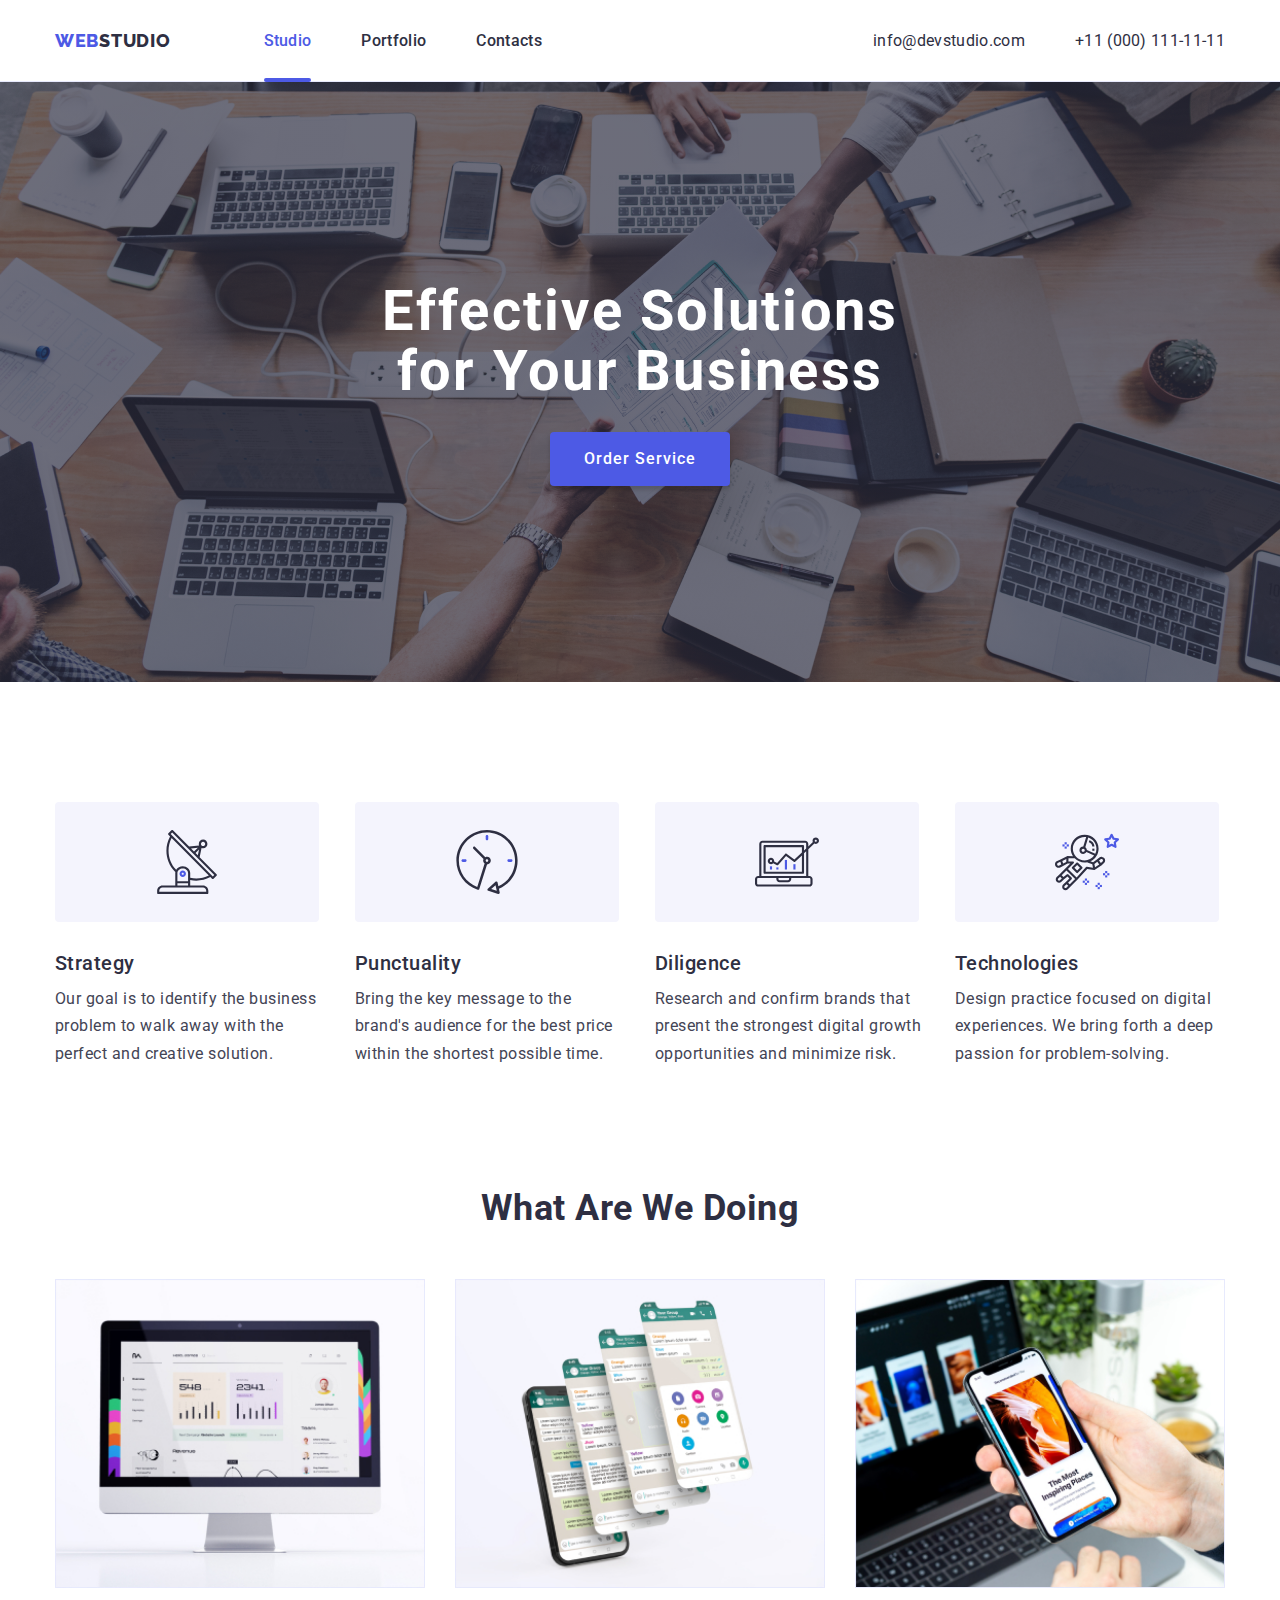
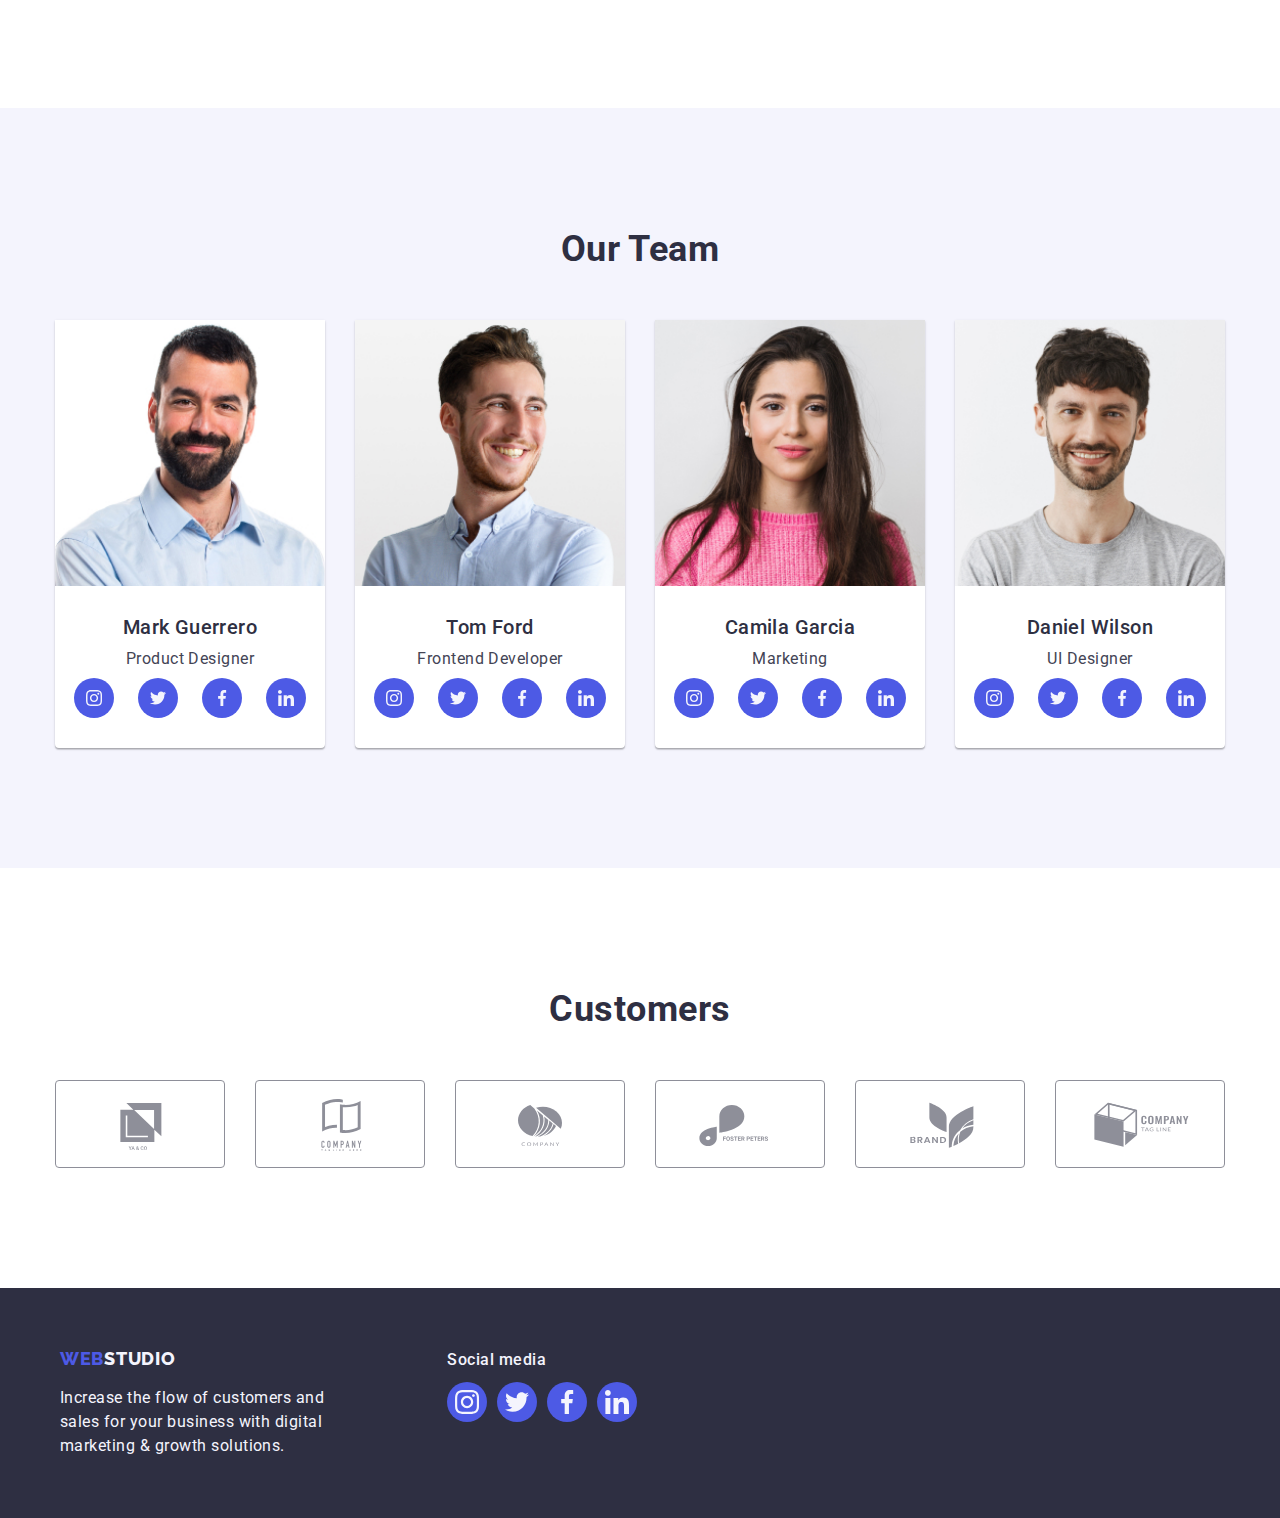
<file: index.html>
<!DOCTYPE html>
<html lang="en">
  <head>
    <meta charset="UTF-8" />
    <meta name="viewport" content="width=device-width, initial-scale=1.0" />
    <title>Studio</title>

    <!-- Fonts -->
    <link rel="preconnect" href="https://fonts.googleapis.com " />
    <link rel="preconnect" href="https://fonts.gstatic.com " crossorigin />
    <link
      href="https://fonts.googleapis.com/css2?family=Raleway:wght@800&family=Roboto:wght@400;500;700;900&display=swap"
      rel="stylesheet"
    />

    <!-- CSS Normalizer -->
    <link
      rel="stylesheet"
      href="https://cdnjs.cloudflare.com/ajax/libs/modern-normalize/1.0.0/modern-normalize.min.css"
    />
    <!-- CSS -->
    <link rel="stylesheet" href="./css/styles.css" />
  </head>

  <!-- Body -->
  <body>
    <!-- Header -->
    <header class="page-header">
      <div class="container menu">
        <nav class="navigation">
          <a class="logo-link" href="./index.html"
            ><span class="logo">WEB</span><span class="studio">STUDIO</span>
          </a>

          <ul class="nav-menu list">
            <li class="item">
              <a class="page current link" href="./index.html">Studio</a>
            </li>
            <li class="item">
              <a class="page link" href="./portfolio.html">Portfolio</a>
            </li>
            <li class="item">
              <a class="page link" href="#">Contacts</a>
            </li>
          </ul>
        </nav>
        <ul class="contacts-menu list">
          <li class="item">
            <a class="contact link" href="mailto:info@devstudio.com"
              >info@devstudio.com</a
            >
          </li>
          <li class="item">
            <a class="contact link" href="tel:+110001111111"
              >+11 (000) 111-11-11</a
            >
          </li>
        </ul>
      </div>
    </header>

    <!-- Main -->
    <main>
      <!-- Hero section-->
      <section class="hero">
        <div class="container">
          <h1 class="hero-title">
            Effective Solutions <br />for Your Business
          </h1>
          <button class="button primary" type="button" data-modal-open>
            Order Service
          </button>
        </div>
      </section>

      <!-- Benefits section-->
      <section class="section">
        <div class="container">
          <ul class="benefits list">
            <li class="item">
              <div class="icon">
                <svg class="antenna" width="64" height="64">
                  <use href="./images/icons.svg#icon-antenna"></use>
                </svg>
              </div>
              <h3 class="title">Strategy</h3>
              <p class="description">
                Our goal is to identify the business <br />problem to walk away
                with the <br />perfect and creative solution.
              </p>
            </li>
            <li class="item">
              <div class="icon">
                <svg class="antenna" width="64" height="64">
                  <use href="./images/icons.svg#icon-clock"></use>
                </svg>
              </div>
              <h3 class="title">Punctuality</h3>
              <p class="description">
                Bring the key message to the <br />brand's audience for the best
                price <br />within the shortest possible time.
              </p>
            </li>
            <li class="item">
              <div class="icon">
                <svg class="antenna" width="64" height="64">
                  <use href="./images/icons.svg#icon-diagram"></use>
                </svg>
              </div>
              <h3 class="title">Diligence</h3>
              <p class="description">
                Research and confirm brands that <br />present the strongest
                digital growth <br />opportunities and minimize risk.
              </p>
            </li>
            <li class="item">
              <div class="icon">
                <svg class="antenna" width="64" height="64">
                  <use href="./images/icons.svg#icon-astronaut"></use>
                </svg>
              </div>
              <h3 class="title">Technologies</h3>
              <p class="description">
                Design practice focused on digital <br />experiences. We bring
                forth a deep <br />passion for problem-solving.
              </p>
            </li>
          </ul>
        </div>
      </section>

      <!-- What We Do section -->
      <section class="section no-top-padding">
        <div class="container">
          <h2 class="section-title">What Are We Doing</h2>
          <ul class="what-we-do list">
            <li class="item">
              <img
                src="images/image-1.jpg"
                alt="iMac"
                width="360"
                height="300"
                class="image"
              />
            </li>
            <li class="item">
              <img
                src="images/image-2.jpg"
                alt="mobile phone with cascading screen images"
                width="360"
                height="300"
                class="image"
              />
            </li>
            <li class="item">
              <img
                src="images/image-3.jpg"
                alt="mobile phone on hand and laptop in the background"
                width="360"
                height="300"
                class="image"
              />
            </li>
          </ul>
        </div>
      </section>

      <!-- Team section -->
      <section class="section bg-team">
        <div class="container">
          <h2 class="section-title">Our Team</h2>
          <ul class="team list">
            <li class="item">
              <img
                src="images/guerrero-m.jpg"
                alt="Mark Guerrero"
                width="264"
                height="260"
                class="image"
              />
              <h3 class="name">Mark Guerrero</h3>
              <p class="position">Product Designer</p>
              <ul class="social-team list">
                <li class="icon-item">
                  <a
                    class="link"
                    href="https://instagram.com"
                    target="_blank"
                    rel="noopener noreferrer"
                    aria-label="Link to Instagram"
                  >
                    <svg class="icon" width="16" height="16">
                      <use href="./images/icons.svg#icon-instagram"></use>
                    </svg>
                  </a>
                </li>
                <li class="icon-item">
                  <a
                    class="link"
                    href="https://twitter.com"
                    target="_blank"
                    rel="noopener noreferrer"
                    aria-label="Link to Twitter"
                  >
                    <svg class="icon" width="16" height="16">
                      <use href="./images/icons.svg#icon-twitter"></use>
                    </svg>
                  </a>
                </li>
                <li class="icon-item">
                  <a
                    class="link"
                    href="https://facebook.com"
                    target="_blank"
                    rel="noopener noreferrer"
                    aria-label="Link to Facebook"
                  >
                    <svg class="icon" width="16" height="16">
                      <use href="./images/icons.svg#icon-facebook"></use>
                    </svg>
                  </a>
                </li>
                <li class="icon-item">
                  <a
                    class="link"
                    href="https://linkedin.com"
                    target="_blank"
                    rel="noopener noreferrer"
                    aria-label="Link to LinkedIn"
                  >
                    <svg class="icon" width="16" height="16">
                      <use href="./images/icons.svg#icon-linkedin"></use>
                    </svg>
                  </a>
                </li>
              </ul>
            </li>
            <li class="item">
              <img
                src="images/ford-t.jpg"
                alt="Tom Ford"
                width="264"
                height="260"
                class="image"
              />
              <h3 class="name">Tom Ford</h3>
              <p class="position">Frontend Developer</p>
              <ul class="social-team list">
                <li class="icon-item">
                  <a
                    class="link"
                    href="https://instagram.com"
                    target="_blank"
                    rel="noopener noreferrer"
                    aria-label="Link to Instagram"
                  >
                    <svg class="icon" width="16" height="16">
                      <use href="./images/icons.svg#icon-instagram"></use>
                    </svg>
                  </a>
                </li>
                <li class="icon-item">
                  <a
                    class="link"
                    href="https://twitter.com"
                    target="_blank"
                    rel="noopener noreferrer"
                    aria-label="Link to Twitter"
                  >
                    <svg class="icon" width="16" height="16">
                      <use href="./images/icons.svg#icon-twitter"></use>
                    </svg>
                  </a>
                </li>
                <li class="icon-item">
                  <a
                    class="link"
                    href="https://facebook.com"
                    target="_blank"
                    rel="noopener noreferrer"
                    aria-label="Link to Facebook"
                  >
                    <svg class="icon" width="16" height="16">
                      <use href="./images/icons.svg#icon-facebook"></use>
                    </svg>
                  </a>
                </li>
                <li class="icon-item">
                  <a
                    class="link"
                    href="https://linkedin.com"
                    target="_blank"
                    rel="noopener noreferrer"
                    aria-label="Link to LinkedIn"
                  >
                    <svg class="icon" width="16" height="16">
                      <use href="./images/icons.svg#icon-linkedin"></use>
                    </svg>
                  </a>
                </li>
              </ul>
            </li>
            <li class="item">
              <img
                src="images/garcia-c.jpg"
                alt="camila Garcia"
                width="264"
                height="260"
                class="image"
              />
              <h3 class="name">Camila Garcia</h3>
              <p class="position">Marketing</p>
              <ul class="social-team list">
                <li class="icon-item">
                  <a
                    class="link"
                    href="https://instagram.com"
                    target="_blank"
                    rel="noopener noreferrer"
                    aria-label="Link to Instagram"
                  >
                    <svg class="icon" width="16" height="16">
                      <use href="./images/icons.svg#icon-instagram"></use>
                    </svg>
                  </a>
                </li>
                <li class="icon-item">
                  <a
                    class="link"
                    href="https://twitter.com"
                    target="_blank"
                    rel="noopener noreferrer"
                    aria-label="Link to Twitter"
                  >
                    <svg class="icon" width="16" height="16">
                      <use href="./images/icons.svg#icon-twitter"></use>
                    </svg>
                  </a>
                </li>
                <li class="icon-item">
                  <a
                    class="link"
                    href="https://facebook.com"
                    target="_blank"
                    rel="noopener noreferrer"
                    aria-label="Link to Facebook"
                  >
                    <svg class="icon" width="16" height="16">
                      <use href="./images/icons.svg#icon-facebook"></use>
                    </svg>
                  </a>
                </li>
                <li class="icon-item">
                  <a
                    class="link"
                    href="https://linkedin.com"
                    target="_blank"
                    rel="noopener noreferrer"
                    aria-label="Link to LinkedIn"
                  >
                    <svg class="icon" width="16" height="16">
                      <use href="./images/icons.svg#icon-linkedin"></use>
                    </svg>
                  </a>
                </li>
              </ul>
            </li>
            <li class="item">
              <img
                src="images/wilson-d.jpg"
                alt="Daniel Wilson"
                width="264"
                height="260"
                class="image"
              />
              <h3 class="name">Daniel Wilson</h3>
              <p class="position">UI Designer</p>
              <ul class="social-team list">
                <li class="icon-item">
                  <a
                    class="link"
                    href="https://instagram.com"
                    target="_blank"
                    rel="noopener noreferrer"
                    aria-label="Link to Instagram"
                  >
                    <svg class="icon" width="16" height="16">
                      <use href="./images/icons.svg#icon-instagram"></use>
                    </svg>
                  </a>
                </li>
                <li class="icon-item">
                  <a
                    class="link"
                    href="https://twitter.com"
                    target="_blank"
                    rel="noopener noreferrer"
                    aria-label="Link to Twitter"
                  >
                    <svg class="icon" width="16" height="16">
                      <use href="./images/icons.svg#icon-twitter"></use>
                    </svg>
                  </a>
                </li>
                <li class="icon-item">
                  <a
                    class="link"
                    href="https://facebook.com"
                    target="_blank"
                    rel="noopener noreferrer"
                    aria-label="Link to Facebook"
                  >
                    <svg class="icon" width="16" height="16">
                      <use href="./images/icons.svg#icon-facebook"></use>
                    </svg>
                  </a>
                </li>
                <li class="icon-item">
                  <a
                    class="link"
                    href="https://linkedin.com"
                    target="_blank"
                    rel="noopener noreferrer"
                    aria-label="Link to LinkedIn"
                  >
                    <svg class="icon" width="16" height="16">
                      <use href="./images/icons.svg#icon-linkedin"></use>
                    </svg>
                  </a>
                </li>
              </ul>
            </li>
          </ul>
        </div>
      </section>

      <!-- Customers section -->
      <section class="section">
        <div class="container">
          <h2 class="section-title">Customers</h2>
          <ul class="partners list">
            <li class="item">
              <a class="link" href="" aria-label="Client1">
                <svg class="icon" width="104" height="56">
                  <use href="./images/icons.svg#icon-client1"></use>
                </svg>
              </a>
            </li>
            <li class="item">
              <a class="link" href="" aria-label="Client2">
                <svg class="icon" width="104" height="56">
                  <use href="./images/icons.svg#icon-client2"></use>
                </svg>
              </a>
            </li>
            <li class="item">
              <a class="link" href="" aria-label="Client3">
                <svg class="icon" width="104" height="56">
                  <use href="./images/icons.svg#icon-client3"></use>
                </svg>
              </a>
            </li>
            <li class="item">
              <a class="link" href="" aria-label="Client4">
                <svg class="icon" width="104" height="56">
                  <use href="./images/icons.svg#icon-client4"></use>
                </svg>
              </a>
            </li>
            <li class="item">
              <a class="link" href="" aria-label="Client5">
                <svg class="icon" width="104" height="56">
                  <use href="./images/icons.svg#icon-client5"></use>
                </svg>
              </a>
            </li>
            <li class="item">
              <a class="link" href="" aria-label="Client6">
                <svg class="icon" width="104" height="56">
                  <use href="./images/icons.svg#icon-client6"></use>
                </svg>
              </a>
            </li>
          </ul>
        </div>
      </section>
    </main>

    <!-- Footer -->
    <footer class="page-footer">
      <div class="container">
        <!-- Main Footer -->
        <div class="footer">
          <!-- Footer Section 1 -->
          <div class="footer-address">
            <a class="logo-link" href="./index.html">
              <span class="logo">WEB</span
              ><span class="studio-footer">STUDIO</span>
            </a>
            <p class="footer-description">
              Increase the flow of customers and <br />sales for your business
              with digital <br />marketing & growth solutions.
            </p>
          </div>

          <!-- Footer Section 2 -->
          <div class="footer-block">
            <b class="footer-heading">Social media</b>
            <ul class="social-footer list">
              <li class="icon-item">
                <a
                  class="link"
                  href="https://instagram.com"
                  target="_blank"
                  rel="noopener noreferrer"
                  aria-label="Link to Instagram"
                >
                  <svg class="icon" width="24" height="24">
                    <use href="./images/icons.svg#icon-instagram"></use>
                  </svg>
                </a>
              </li>
              <li class="icon-item">
                <a
                  class="link"
                  href="https://twitter.com"
                  target="_blank"
                  rel="noopener noreferrer"
                  aria-label="Link to Twitter"
                >
                  <svg class="icon" width="16" height="16">
                    <use href="./images/icons.svg#icon-twitter"></use>
                  </svg>
                </a>
              </li>
              <li class="icon-item">
                <a
                  class="link"
                  href="https://facebook.com"
                  target="_blank"
                  rel="noopener noreferrer"
                  aria-label="Link to Facebook"
                >
                  <svg class="icon" width="16" height="16">
                    <use href="./images/icons.svg#icon-facebook"></use>
                  </svg>
                </a>
              </li>
              <li class="icon-item">
                <a
                  class="link"
                  href="https://linkedin.com"
                  target="_blank"
                  rel="noopener noreferrer"
                  aria-label="Link to LinkedIn"
                >
                  <svg class="icon" width="16" height="16">
                    <use href="./images/icons.svg#icon-linkedin"></use>
                  </svg>
                </a>
              </li>
            </ul>
          </div>
        </div>
      </div>
    </footer>
    <!-- MODAL -->
    <div class="backdrop is-hidden" data-modal>
      <div class="modal">
        <button class="modal-close" type="button" data-modal-close>
          <svg class="modal-close-icon" width="8" height="8">
            <use href="./images/icons.svg#icon-close"></use>
          </svg>
        </button>
      </div>
    </div>
    <!-- MODAL script -->
    <script src="./js/modal.js"></script>
  </body>
</html>
</file>
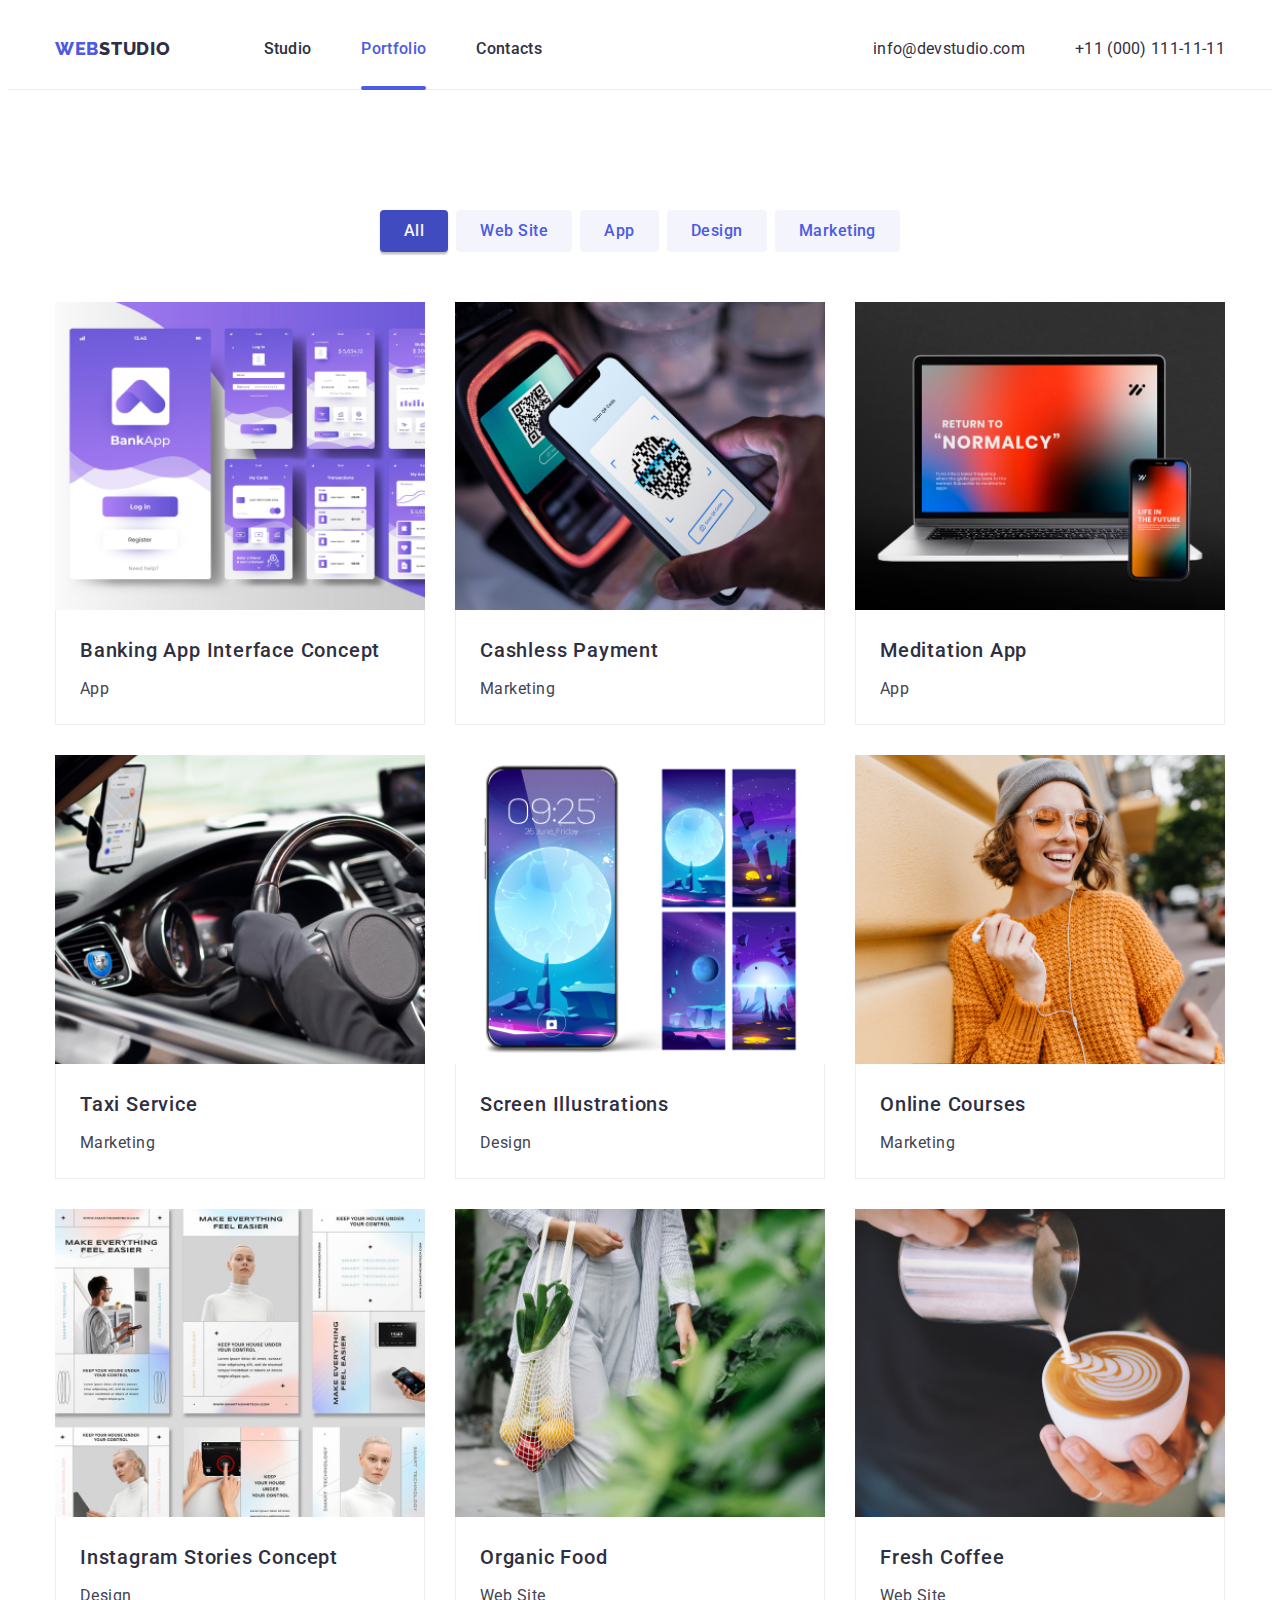
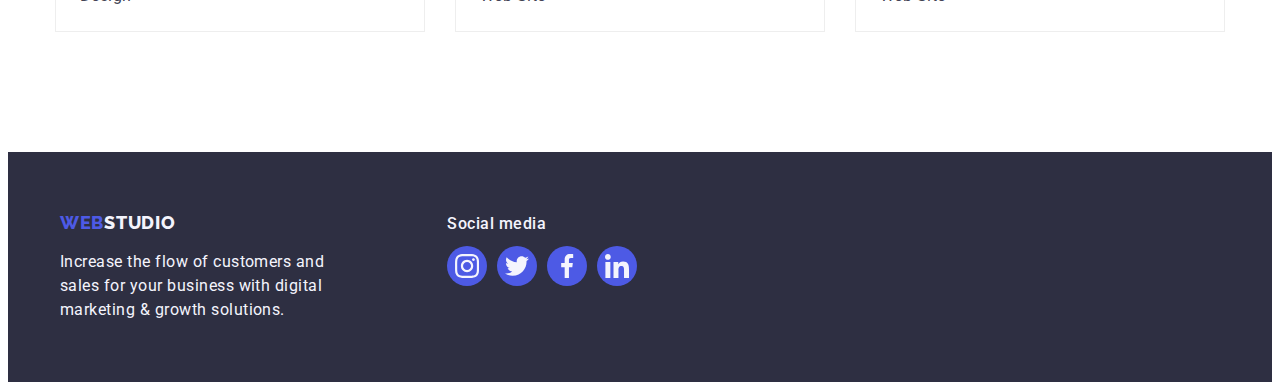
<file: portfolio.html>
<!DOCTYPE html>
<html lang="en">
  <head>
    <meta charset="UTF-8" />
    <meta name="viewport" content="width=device-width, initial-scale=1.0" />
    <title>Portfolio</title>

    <!-- Fonts -->
    <link
      href="https://fonts.googleapis.com/css2?family=Raleway:wght@800&family=Roboto:wght@400;500;700;900&display=swap"
      rel="stylesheet"
    />
    <link rel="preconnect" href="https://fonts.googleapis.com " />
    <link rel="preconnect" href="https://fonts.gstatic.com " crossorigin />
    <!-- CSS -->
    <link rel="stylesheet" href="./css/styles.css" />
  </head>

  <!-- Body -->
  <body>
    <!-- Header -->
    <header class="page-header">
      <div class="container menu">
        <nav class="navigation">
          <a class="logo-link" href="./index.html"
            ><span class="logo">WEB</span><span class="studio">STUDIO</span>
          </a>

          <ul class="nav-menu list">
            <li class="item">
              <a class="page link" href="./index.html">Studio</a>
            </li>
            <li class="item">
              <a class="page current link" href="./portfolio.html">Portfolio</a>
            </li>
            <li class="item">
              <a class="page link" href="#">Contacts</a>
            </li>
          </ul>
        </nav>
        <ul class="contacts-menu list">
          <li class="item">
            <a class="contact link" href="mailto:info@devstudio.com"
              >info@devstudio.com</a
            >
          </li>
          <li class="item">
            <a class="contact link" href="tel:+110001111111"
              >+11 (000) 111-11-11</a
            >
          </li>
        </ul>
      </div>
    </header>

    <!-- Main -->
    <main>
      <!-- Section 1-->
      <section class="section">
        <div class="container">
          <!-- Filters -->
          <ul class="filters list">
            <li class="space">
              <button class="button filter current" type="button">All</button>
            </li>
            <li class="space">
              <button class="button filter" type="button">Web Site</button>
            </li>
            <li class="space">
              <button class="button filter" type="button">App</button>
            </li>
            <li class="space">
              <button class="button filter" type="button">Design</button>
            </li>
            <li class="space">
              <button class="button filter" type="button">Marketing</button>
            </li>
          </ul>

          <!-- Projects -->
          <ul class="projects list">
            <li class="project-card">
              <a href="" class="project link">
                <div class="projects-cover-wrap">
                  <img
                    src="./images/banking.jpg"
                    alt="banking app screenshots"
                    width="360"
                    height="300"
                    class="image"
                  />
                  <p class="projects-cover-text">
                    14 Stylish and User-Friendly App Design Concepts · Task
                    Manager App · Calorie Tracker App · Exotic Fruit Ecommerce
                    App · Cloud Storage App
                  </p>
                </div>
                <div class="substrate">
                  <h2 class="name">Banking App Interface Concept</h2>
                  <p class="type">App</p>
                </div>
              </a>
            </li>
            <li class="project-card">
              <a href="" class="project link">
                <div class="projects-cover-wrap">
                  <img
                    src="./images/cashless.jpg"
                    alt="mobile scanning qr code"
                    width="360"
                    height="300"
                    class="image"
                  />
                  <p class="projects-cover-text">
                    14 Stylish and User-Friendly App Design Concepts · Task
                    Manager App · Calorie Tracker App · Exotic Fruit Ecommerce
                    App · Cloud Storage App
                  </p>
                </div>
                <div class="substrate">
                  <h2 class="name">Cashless Payment</h2>
                  <p class="type">Marketing</p>
                </div>
              </a>
            </li>
            <li class="project-card">
              <a href="" class="project link">
                <div class="projects-cover-wrap">
                  <img
                    src="./images/meditation.jpg"
                    alt="mobile with laptop at the background"
                    width="360"
                    height="300"
                    class="image"
                  />
                  <p class="projects-cover-text">
                    14 Stylish and User-Friendly App Design Concepts · Task
                    Manager App · Calorie Tracker App · Exotic Fruit Ecommerce
                    App · Cloud Storage App
                  </p>
                </div>
                <div class="substrate">
                  <h2 class="name">Meditation App</h2>
                  <p class="type">App</p>
                </div>
              </a>
            </li>
            <li class="project-card">
              <a href="" class="project link">
                <div class="projects-cover-wrap">
                  <img
                    src="./images/taxi.jpg"
                    alt="car dash with mobile GPS"
                    width="360"
                    height="300"
                    class="image"
                  />
                  <p class="projects-cover-text">
                    14 Stylish and User-Friendly App Design Concepts · Task
                    Manager App · Calorie Tracker App · Exotic Fruit Ecommerce
                    App · Cloud Storage App
                  </p>
                </div>
                <div class="substrate">
                  <h2 class="name">Taxi Service</h2>
                  <p class="type">Marketing</p>
                </div>
              </a>
            </li>
            <li class="project-card">
              <a href="" class="project link">
                <div class="projects-cover-wrap">
                  <img
                    src="./images/screen.jpg"
                    alt="mobile and wallpaper screenshots"
                    width="360"
                    height="300"
                    class="image"
                  />
                  <p class="projects-cover-text">
                    14 Stylish and User-Friendly App Design Concepts · Task
                    Manager App · Calorie Tracker App · Exotic Fruit Ecommerce
                    App · Cloud Storage App
                  </p>
                </div>
                <div class="substrate">
                  <h2 class="name">Screen Illustrations</h2>
                  <p class="type">Design</p>
                </div>
              </a>
            </li>
            <li class="project-card">
              <a href="" class="project link">
                <div class="projects-cover-wrap">
                  <img
                    src="./images/online.jpg"
                    alt="woman in orange dress holding mobile"
                    width="360"
                    height="300"
                    class="image"
                  />
                  <p class="projects-cover-text">
                    14 Stylish and User-Friendly App Design Concepts · Task
                    Manager App · Calorie Tracker App · Exotic Fruit Ecommerce
                    App · Cloud Storage App
                  </p>
                </div>
                <div class="substrate">
                  <h2 class="name">Online Courses</h2>
                  <p class="type">Marketing</p>
                </div>
              </a>
            </li>
            <li class="project-card">
              <a href="" class="project link">
                <div class="projects-cover-wrap">
                  <img
                    src="./images/stories.jpg"
                    alt="screenshots of instagram stories"
                    width="360"
                    height="300"
                    class="image"
                  />
                  <p class="projects-cover-text">
                    14 Stylish and User-Friendly App Design Concepts · Task
                    Manager App · Calorie Tracker App · Exotic Fruit Ecommerce
                    App · Cloud Storage App
                  </p>
                </div>
                <div class="substrate">
                  <h2 class="name">Instagram Stories Concept</h2>
                  <p class="type">Design</p>
                </div>
              </a>
            </li>
            <li class="project-card">
              <a href="" class="project link">
                <div class="projects-cover-wrap">
                  <img
                    src="./images/food.jpg"
                    alt="body of a woman holding fruits and veggies in a net bag"
                    width="360"
                    height="300"
                    class="image"
                  />
                  <p class="projects-cover-text">
                    14 Stylish and User-Friendly App Design Concepts · Task
                    Manager App · Calorie Tracker App · Exotic Fruit Ecommerce
                    App · Cloud Storage App
                  </p>
                </div>
                <div class="substrate">
                  <h2 class="name">Organic Food</h2>
                  <p class="type">Web Site</p>
                </div>
              </a>
            </li>
            <li class="project-card">
              <a href="" class="project link">
                <div class="projects-cover-wrap">
                  <img
                    src="./images/coffee.jpg"
                    alt="cup of coffee with design cream"
                    width="360"
                    height="300"
                    class="image"
                  />
                  <p class="projects-cover-text">
                    14 Stylish and User-Friendly App Design Concepts · Task
                    Manager App · Calorie Tracker App · Exotic Fruit Ecommerce
                    App · Cloud Storage App
                  </p>
                </div>
                <div class="substrate">
                  <h2 class="name">Fresh Coffee</h2>
                  <p class="type">Web Site</p>
                </div>
              </a>
            </li>
          </ul>
        </div>
      </section>
    </main>

    <!-- Footer -->
    <footer class="page-footer">
      <div class="container">
        <!-- Main Footer -->
        <div class="footer">
          <!-- Footer Section 1 -->
          <div class="footer-address">
            <a class="logo-link" href="./index.html">
              <span class="logo">WEB</span
              ><span class="studio-footer">STUDIO</span>
            </a>
            <p class="footer-description">
              Increase the flow of customers and <br />sales for your business
              with digital <br />marketing & growth solutions.
            </p>
          </div>

          <!-- Footer Section 2 -->
          <div class="footer-block">
            <b class="footer-heading">Social media</b>
            <ul class="social-footer list">
              <li class="icon-item">
                <a
                  class="link"
                  href="https://instagram.com"
                  target="_blank"
                  rel="noopener noreferrer"
                  aria-label="Link to Instagram"
                >
                  <svg class="icon" width="16" height="16">
                    <use href="./images/icons.svg#icon-instagram"></use>
                  </svg>
                </a>
              </li>
              <li class="icon-item">
                <a
                  class="link"
                  href="https://twitter.com"
                  target="_blank"
                  rel="noopener noreferrer"
                  aria-label="Link to Twitter"
                >
                  <svg class="icon" width="16" height="16">
                    <use href="./images/icons.svg#icon-twitter"></use>
                  </svg>
                </a>
              </li>
              <li class="icon-item">
                <a
                  class="link"
                  href="https://facebook.com"
                  target="_blank"
                  rel="noopener noreferrer"
                  aria-label="Link to Facebook"
                >
                  <svg class="icon" width="16" height="16">
                    <use href="./images/icons.svg#icon-facebook"></use>
                  </svg>
                </a>
              </li>
              <li class="icon-item">
                <a
                  class="link"
                  href="https://linkedin.com"
                  target="_blank"
                  rel="noopener noreferrer"
                  aria-label="Link to LinkedIn"
                >
                  <svg class="icon" width="16" height="16">
                    <use href="./images/icons.svg#icon-linkedin"></use>
                  </svg>
                </a>
              </li>
            </ul>
          </div>
        </div>
      </div>
    </footer>
  </body>
</html>
</file>
<file: css/styles.css>
/* css variables */
:root {
  --iris: #4d5ae5;
  --navyblue: #2e2f42;
  --white: #ffff;
  --cloud: #f4f4fd;
  --cornflower: #e7e9fc;
  --ocean: #404bbf;
  --slate: #434455;
  --lightslate: #8e8f99;
  --green: #31d0aa;
  --grey: rgba(46, 47, 66, 0.7);
}

/* CSS RESET */
p,
h1,
h2,
h3,
h4,
h5,
h6 {
  margin: 0;
}

html {
  box-sizing: border-box;
}

*,
*::before,
*::after {
  box-sizing: inherit;
}

img {
  display: block;
  width: 100%;
  height: auto;
}

body {
  font-family: "Roboto", sans-serif;
  font-size: 16px;
  letter-spacing: 0.03em;
  background-color: var(--white);
  color: var(--slate);
}

.list {
  list-style: none;
  padding: 0;
  margin: 0;
}

.link {
  text-decoration: none;
  color: inherit;
}

.section {
  padding: 120px 0;
}

.section.no-top-padding {
  padding-top: 0;
}

.container {
  width: 1200px;
  padding: 0 15px;
  margin: 0 auto;
}

/* PAGE HEADER section */
.page-header {
  border-bottom: 1px solid var(--cornflower);
}

.logo-link {
  font-family: "Raleway", sans-serif;
  font-size: 18px;
  font-weight: 800;
  line-height: 1.17;
  letter-spacing: 0.04em;
  text-decoration: none;
}

.logo {
  color: var(--iris);
}

.studio {
  color: var(--navyblue);
}

.menu,
.navigation,
.nav-menu,
.contacts-menu {
  display: flex;
  align-items: center;
}

.nav-menu .page:hover,
.nav-menu .page:focus,
.nav-menu .page.current,
.contacts-menu .contact.link:hover,
.contacts-menu .contact.link:focus {
  color: var(--iris);
}

.page.current {
  position: relative;
}

.page.current::after {
  content: "";
  position: absolute;
  left: 0;
  bottom: -1px;
  width: 100%;
  height: 4px;
  border-radius: 2px;
  border: 2px solid var(--iris);
  background-color: var(--iris);
}

.nav-menu .page,
.contacts-menu .contact {
  color: var(--navyblue);
  font-size: 16px;
  text-decoration: none;
  font-weight: 500;
  line-height: 1.14;
  letter-spacing: 0.02em;
  display: block;
  padding-top: 32px;
  padding-bottom: 31px;
  transition: color 250ms cubic-bezier(0.4, 0, 0.2, 1);
}

.contacts-menu .contact {
  font-weight: 400;
}

.contacts-menu {
  margin-left: auto;
}

.nav-menu {
  margin-left: 93px;
}

.nav-menu .item:not(:last-child),
.contacts-menu .item:not(:last-child) {
  margin-right: 50px;
}

/* HERO section */
.hero {
  padding: 200px 0;
  height: 600px;
  margin: 0 auto;
  text-align: center;
  background-image: linear-gradient(
      rgba(46, 47, 66, 0.7),
      rgba(46, 47, 66, 0.7)
    ),
    url(../images/hero-bg.jpg);
  background-repeat: no-repeat;
  background-position: center;
  background-size: cover;
}

.hero-title {
  color: var(--white);
  font-size: 56px;
  font-weight: 700;
  letter-spacing: 0.04em;
  text-align: center;
  line-height: 1.07;
  margin-bottom: 30px;
}

.button {
  border-color: transparent;
  font-family: inherit;
  font-size: 16px;
  font-weight: 500;
  line-height: 1.5;
  letter-spacing: 0.03em;
  border-radius: 4px;
  cursor: pointer;
}

.button.primary {
  color: white;
  background-color: var(--iris);
  line-height: 1.87;
  letter-spacing: 0.06em;
  padding: 10px 32px;
  box-shadow: 0px 4px 4px rgba(0, 0, 0, 0.15);
  transition: background-color 250ms cubic-bezier(0.4, 0, 0.2, 1);
}

.button.primary:hover,
.button.primary:focus {
  background-color: var(--ocean);
  box-shadow: 0px 3px 1px rgba(0, 0, 0, 0.1), 0px 1px 2px rgba(0, 0, 0, 0.08),
    0px 2px 2px rgba(0, 0, 0, 0.12);
}

/* BENEFITS section */
.benefits.list {
  display: flex;
  flex-wrap: wrap;
  margin-left: -30px;
  margin-top: -30px;
}

.benefits .item {
  flex-basis: calc(100% / 4 - 30px);
  margin-left: 30px;
  margin-top: 30px;
}

.antenna {
  width: 64px;
  height: 64px;
}

.benefits.list .icon {
  width: 264px;
  height: 120px;
  margin-bottom: 30px;
  display: flex;
  align-items: center;
  justify-content: center;
  background-color: var(--cloud);
  border-radius: 4px;
}

.title {
  font-size: 20px;
  font-weight: 500;
  color: var(--navyblue);
  line-height: 1.14;
  margin-bottom: 10px;
}

.description {
  color: var(--slate);
  line-height: 1.71;
  font-size: 16px;
  font-weight: 400;
}

/* WHAT WE DO section */
.section-title {
  font-size: 36px;
  line-height: 1.17;
  font-weight: 700;
  color: var(--navyblue);
  text-align: center;
  margin-bottom: 50px;
}

.what-we-do.list {
  display: flex;
  flex-wrap: wrap;
  margin-left: -30px;
  margin-top: -30px;
}

.what-we-do .item {
  flex-basis: calc(100% / 3 - 30px);
  margin-left: 30px;
  margin-top: 30px;
}

/* TEAM section */
.team {
  display: flex;
  flex-wrap: wrap;
  margin-top: -30px;
  margin-left: -30px;
}

.team .item {
  flex-basis: calc(100% / 4 - 30px);
  margin-left: 30px;
  margin-top: 30px;
  padding-bottom: 30px;
  background-color: white;
  border-radius: 0px 0px 4px 4px;
  box-shadow: 0px 1px 3px rgba(0, 0, 0, 0.12), 0px 1px 1px rgba(0, 0, 0, 0.14),
    0px 2px 1px rgba(0, 0, 0, 0.12);
  width: 264px;
  height: 428px;
}

.bg-team {
  background-color: var(--cloud);
}

.team .name,
.team .position {
  line-height: 1.19;
  text-align: center;
}

.team .name {
  color: var(--navyblue);
  font-size: 20px;
  font-weight: 500;
  letter-spacing: 0.02em;
  margin-top: 30px;
  margin-bottom: 10px;
}

.team .position {
  color: var(--slate);
  font-size: 16px;
  font-weight: 400;
}

.social-team {
  display: flex;
  justify-content: center;
  gap: 24px;
  padding-top: 10px;
}

.icon-item {
  width: 40px;
  height: 40px;
}

.icon-item .link {
  width: 100%;
  height: 100%;
  border-radius: 50%;
  color: var(--cloud);
  background-color: var(--iris);
  display: flex;
  align-items: center;
  justify-content: center;
  transition: background-color 250ms cubic-bezier(0.4, 0, 0.2, 1);
}

.icon-item .icon {
  fill: currentColor;
  width: 16px;
  height: 16px;
}

.icon-item .link:hover,
.icon-item .link:focus {
  background-color: var(--green);
}

/* CUSTOMERS section */
.partners.list {
  display: flex;
  gap: 30px;
}

.partners.list .item {
  width: calc((100% - 150px) / 6);
  height: 88px;
}

.partners.list .link {
  width: 100%;
  height: 100%;
  border: 1px solid var(--lightslate);
  border-radius: 4px;
  color: var(--lightslate);
  display: flex;
  justify-content: center;
  align-items: center;
  transition: color 250ms cubic-bezier(0.4, 0, 0.2, 1),
    border-color 250ms cubic-bezier(0.4, 0, 0.2, 1);
}

.partners.list .link:hover,
.partners.list .link:focus {
  color: var(--ocean);
  border-color: var(--ocean);
}

.partners.list .icon {
  fill: currentColor;
}

/* PORTFOLIO PAGE */
/* FILTERS section */
.filters {
  display: flex;
  justify-content: center;
  margin-bottom: 50px;
}

.filters .space + .space {
  margin-left: 8px;
}

.button.filter {
  font-weight: 500;
  line-height: 1.62;
  background: var(--cloud, #f4f4fd);
  color: var(--iris);
  padding: 6px 22px;
  transition: background-color 250ms cubic-bezier(0.4, 0, 0.2, 1),
    color 250ms cubic-bezier(0.4, 0, 0.2, 1),
    box-shadow 250ms cubic-bezier(0.4, 0, 0.2, 1);
}

.button.filter:hover,
.button.filter:focus,
.button.filter.current {
  background: var(--ocean);
  color: var(--cloud);
  box-shadow: 0px 3px 1px rgba(0, 0, 0, 0.1), 0px 1px 2px rgba(0, 0, 0, 0.08),
    0px 2px 2px rgba(0, 0, 0, 0.12);
}

/* PROJECTS section */
.projects.list {
  display: flex;
  flex-wrap: wrap;
  margin-left: -30px;
  margin-top: -30px;
}

.project-card {
  flex-basis: calc(100% / 3 - 30px);
  margin-left: 30px;
  margin-top: 30px;
  transition: box-shadow 250ms cubic-bezier(0.4, 0, 0.2, 1);
}

.project-card:hover,
.project-card:focus {
  box-shadow: 0px 3px 1px rgba(0, 0, 0, 0.1), 0px 1px 2px rgba(0, 0, 0, 0.08),
    0px 2px 2px rgba(0, 0, 0, 0.12);
}

.projects-cover-wrap {
  position: relative;
  overflow: hidden;
}

.projects-cover-text {
  position: absolute;
  top: 0;
  height: 100%;
  width: 100%;
  padding: 40px;
  line-height: 24px;
  letter-spacing: 0.32px;
  color: var(--cloud);
  background-color: var(--iris);
  transform: translateY(101%);
  transition: transform 250ms cubic-bezier(0.4, 0, 0.2, 1);
}

.project-card:hover .projects-cover-text {
  transform: translateY(0);
}

.project .name {
  font-size: 20px;
  font-weight: 500;
  line-height: 2;
  letter-spacing: 0.04em;
  color: var(--navyblue);
  margin-bottom: 4px;
}

.project .type {
  color: var(--slate);
  font-weight: 400;
  line-height: 1.87;
  font-size: 16px;
}

.substrate {
  background-color: var(--white);
  padding: 20px 24px;
  border: 1px solid #eeeeee;
  border-top: 0;
}

/* FOOTER section */
.page-footer {
  background-color: var(--navyblue);
  padding-left: 60px;
  padding-top: 60px;
  padding-bottom: 60px;
  display: flex;
}

.studio-footer {
  color: var(--cloud);
}

.footer-description {
  color: var(--cloud);
  padding-top: 17px;
  font-size: 16px;
  font-weight: 400;
  line-height: 1.5;
}

.footer-heading {
  color: var(--cloud);
  font-size: 16px;
  font-weight: 500;
  line-height: 1.5;
}

.footer {
  display: flex;
  flex-wrap: wrap;
  margin-top: -12px;
  margin-left: -50px;
  align-items: baseline;
}

.footer-address {
  margin-top: 12px;
  margin-left: 25px;
}

.footer-block {
  margin-left: 123px;
  margin-top: 12px;
}

.social-footer.list {
  display: flex;
  gap: 10px;
  padding-top: 10px;
  justify-content: flex-start;
}

.social-footer .icon {
  height: 24px;
  width: 24px;
  fill: currentColor;
}

/* MODAL WINDOW */
.backdrop {
  position: absolute;
  top: 0;
  left: 0;
  width: 100%;
  height: 100%;
  background-color: rgba(0, 0, 0, 0.2);
  opacity: 1;
  transition: opacity 250ms cubic-bezier(0.4, 0, 0.2, 1);
}

.modal {
  position: absolute;
  top: 50%;
  left: 50%;
  border-radius: 4px;
  min-width: 408px;
  min-height: 584px;
  background-color: var(--white);
  transform: translate(-50%, -50%) scale(1);
  transition: transform 250ms cubic-bezier(0.4, 0, 0.2, 1);
}

.backdrop.is-hidden .modal {
  transform: translate(-50%, -50%) scale(0);
}

.modal-close {
  position: absolute;
  top: 8px;
  right: 8px;
  padding: 0px;
  display: flex;
  justify-content: center;
  align-items: center;
  width: 24px;
  height: 24px;
  background-color: var(--cornflower);
  color: var(--navyblue);
  border: 1px solid rgba(0, 0, 0, 0.1);
  border-radius: 15px;
  cursor: pointer;
  transition: color 250ms cubic-bezier(0.4, 0, 0.2, 1),
    background-color 250ms cubic-bezier(0.4, 0, 0.2, 1);
}

.modal-close:hover,
.modal-close:focus,
.modal-close:active {
  background-color: var(--ocean);
  fill: var(--white);
}

.is-hidden {
  visibility: none;
  opacity: 0;
  pointer-events: none;
}
</file>
